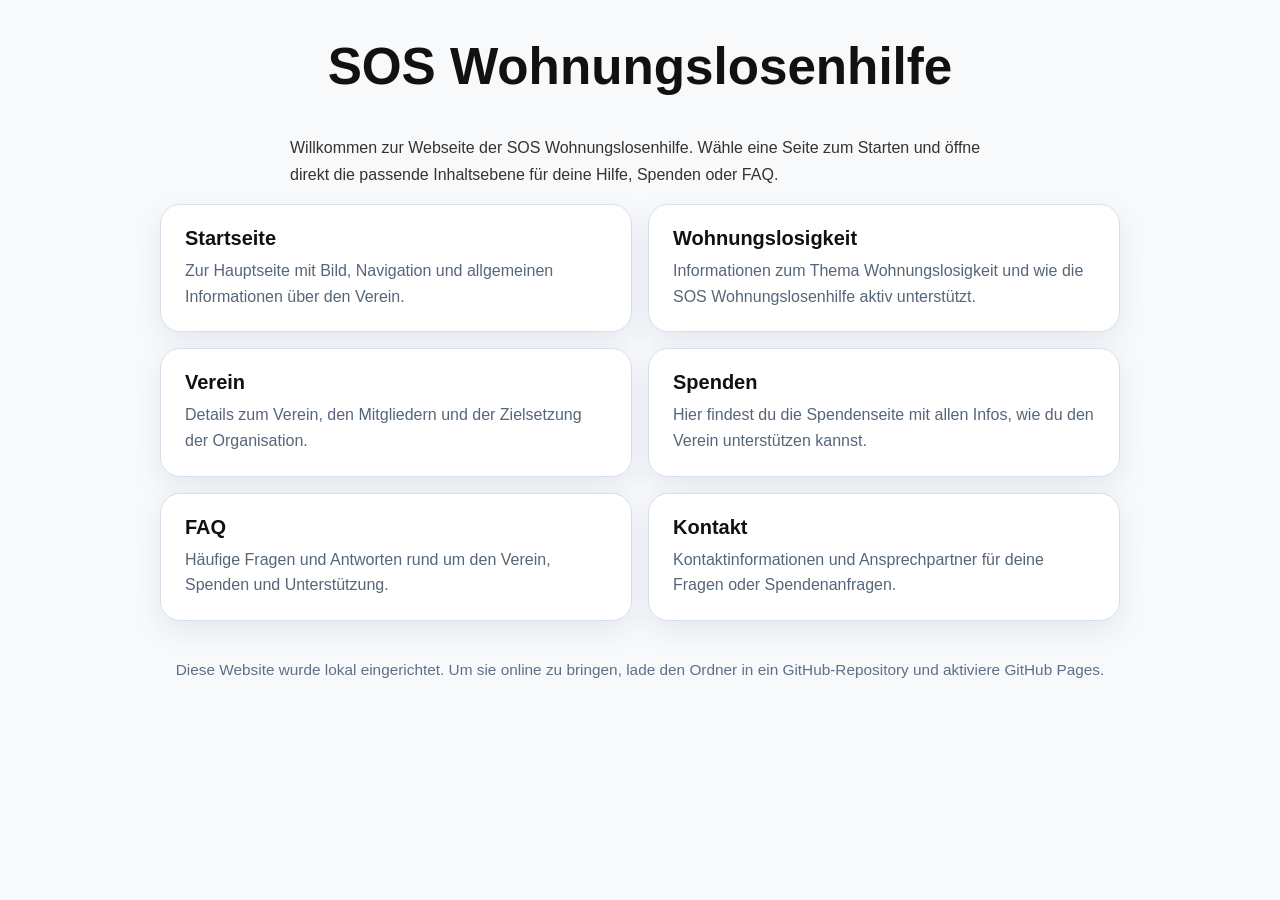
<file: index.html>
<!DOCTYPE html>
<html lang="de">
  <head>
    <meta charset="UTF-8" />
    <meta name="viewport" content="width=device-width, initial-scale=1.0" />
    <title>SOS Wohnungslosenhilfe</title>
    <style>
      body {
        margin: 0;
        font-family: Arial, sans-serif;
        background: #f7f9fb;
        color: #111;
        min-height: 100vh;
      }
      .page {
        max-width: 960px;
        margin: 0 auto;
        padding: 40px 20px;
      }
      .hero {
        display: grid;
        gap: 24px;
        align-items: center;
        justify-items: center;
      }
      h1 {
        margin: 0;
        font-size: clamp(2.4rem, 4vw, 3.5rem);
        line-height: 1.05;
      }
      p {
        max-width: 700px;
        line-height: 1.7;
        color: #333;
      }
      .links {
        display: grid;
        gap: 16px;
        width: 100%;
      }
      .card {
        display: block;
        padding: 22px 24px;
        background: #fff;
        border: 1px solid #d7e0ea;
        border-radius: 20px;
        text-decoration: none;
        color: #111;
        box-shadow: 0 10px 28px rgba(15, 44, 99, 0.08);
        transition: transform 0.2s ease, border-color 0.2s ease;
      }
      .card:hover {
        transform: translateY(-3px);
        border-color: #2aa4b8;
      }
      .card-title {
        margin: 0 0 8px;
        font-size: 1.25rem;
      }
      .card-desc {
        margin: 0;
        color: #556679;
        line-height: 1.6;
      }
      .footer {
        margin-top: 40px;
        font-size: 0.96rem;
        color: #5f6f87;
        text-align: center;
      }
      @media (min-width: 680px) {
        .links {
          grid-template-columns: repeat(2, minmax(0, 1fr));
        }
      }
    </style>
  </head>
  <body>
    <main class="page">
      <section class="hero">
        <h1>SOS Wohnungslosenhilfe</h1>
        <p>Willkommen zur Webseite der SOS Wohnungslosenhilfe. Wähle eine Seite zum Starten und öffne direkt die passende Inhaltsebene für deine Hilfe, Spenden oder FAQ.</p>
      </section>
      <section class="links">
        <a class="card" href="Startseite/Starseite.html">
          <h2 class="card-title">Startseite</h2>
          <p class="card-desc">Zur Hauptseite mit Bild, Navigation und allgemeinen Informationen über den Verein.</p>
        </a>
        <a class="card" href="Wohnungslosigkeit/Wohnungslosigkeit.html">
          <h2 class="card-title">Wohnungslosigkeit</h2>
          <p class="card-desc">Informationen zum Thema Wohnungslosigkeit und wie die SOS Wohnungslosenhilfe aktiv unterstützt.</p>
        </a>
        <a class="card" href="Verein/Verein.html">
          <h2 class="card-title">Verein</h2>
          <p class="card-desc">Details zum Verein, den Mitgliedern und der Zielsetzung der Organisation.</p>
        </a>
        <a class="card" href="Spenden/Spenden.html">
          <h2 class="card-title">Spenden</h2>
          <p class="card-desc">Hier findest du die Spendenseite mit allen Infos, wie du den Verein unterstützen kannst.</p>
        </a>
        <a class="card" href="FAQ/FAQ.html">
          <h2 class="card-title">FAQ</h2>
          <p class="card-desc">Häufige Fragen und Antworten rund um den Verein, Spenden und Unterstützung.</p>
        </a>
        <a class="card" href="Kontakt/Kontakt.html">
          <h2 class="card-title">Kontakt</h2>
          <p class="card-desc">Kontaktinformationen und Ansprechpartner für deine Fragen oder Spendenanfragen.</p>
        </a>
      </section>
      <div class="footer">Diese Website wurde lokal eingerichtet. Um sie online zu bringen, lade den Ordner in ein GitHub-Repository und aktiviere GitHub Pages.</div>
    </main>
  </body>
</html>
</file>
